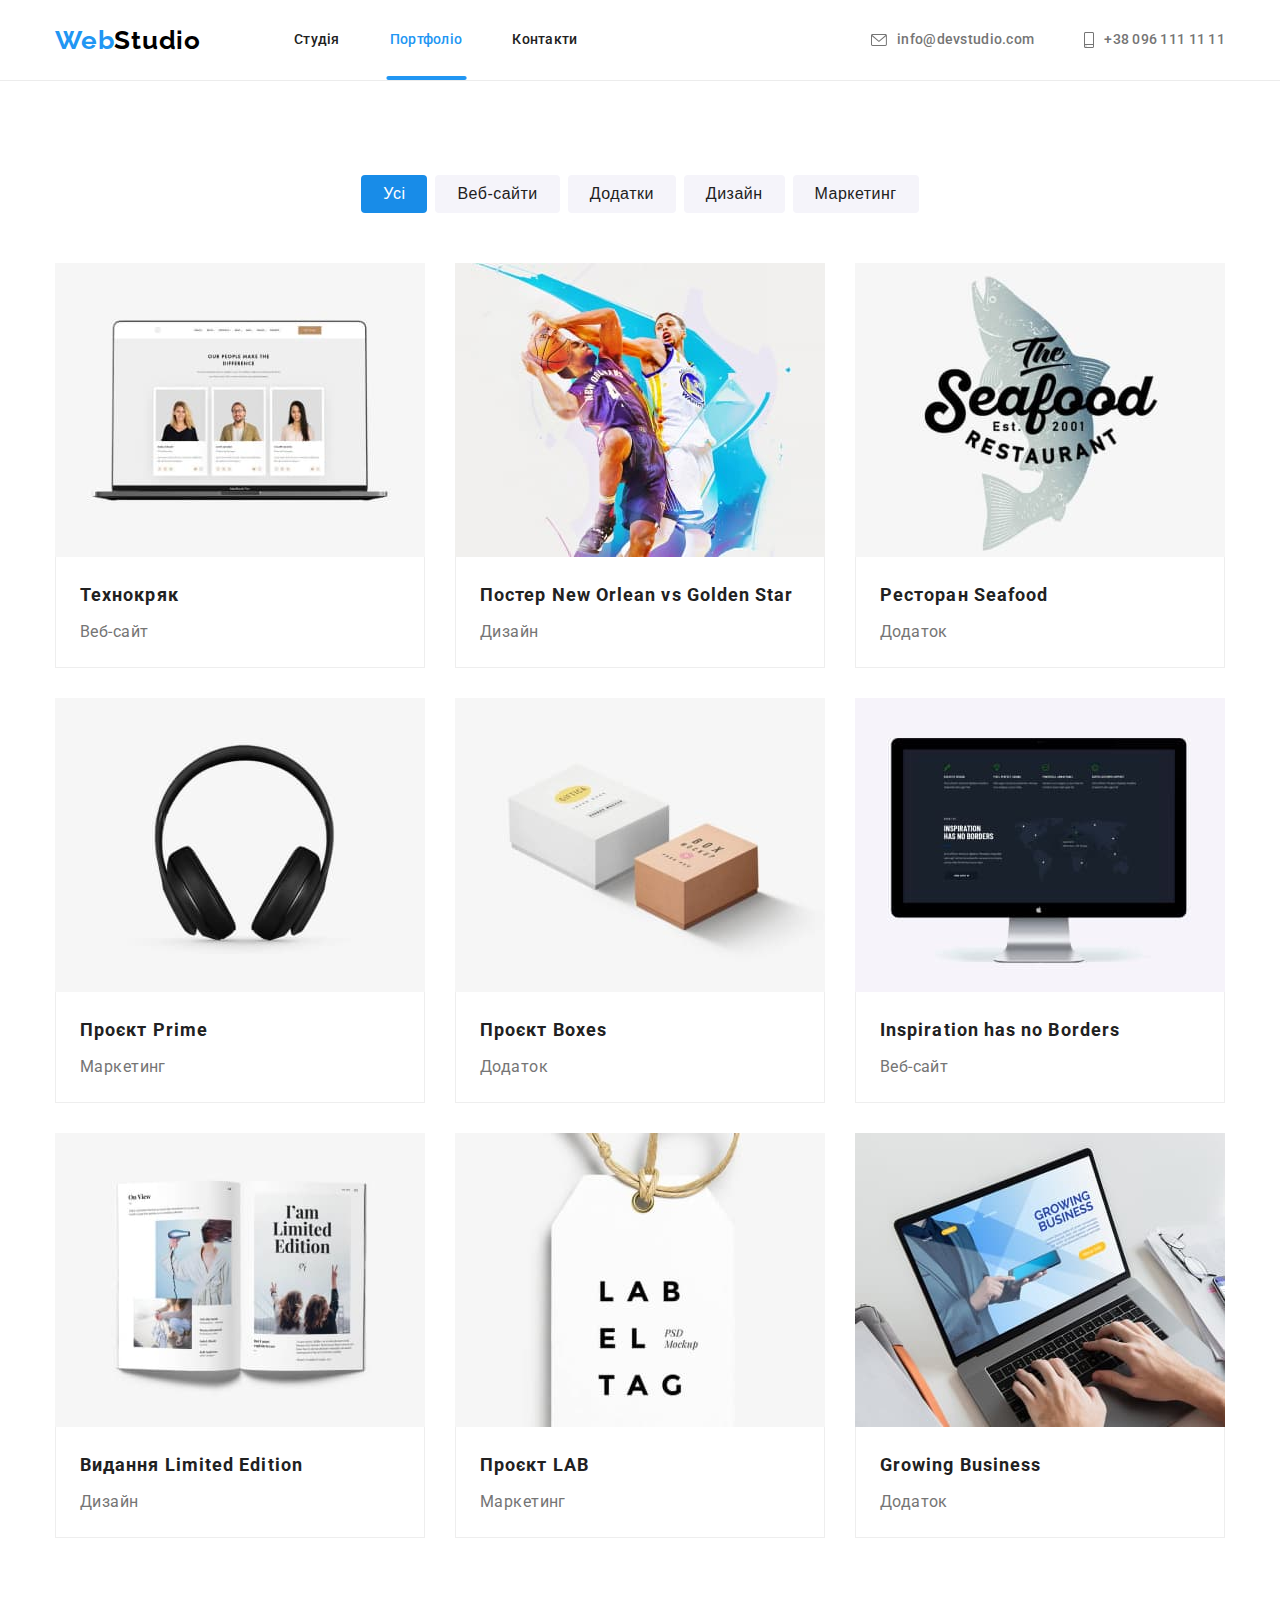
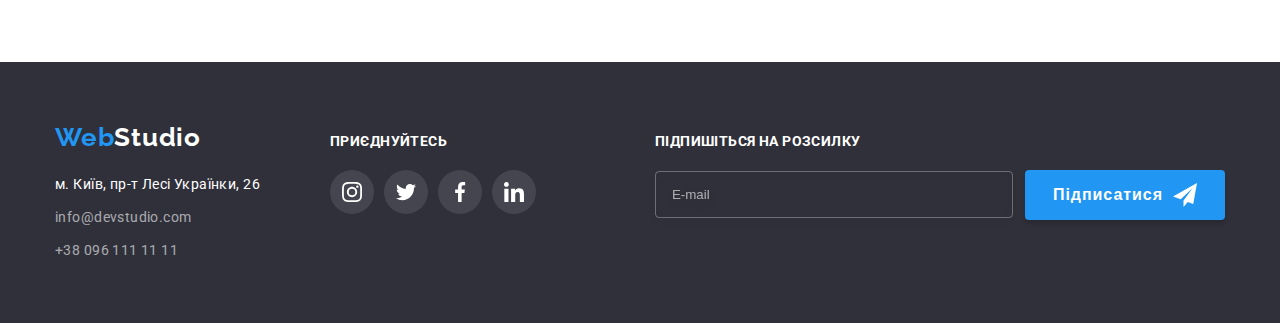
<file: portfolio.html>
<!DOCTYPE html>
<html lang="en">
  <head>
    <meta charset="UTF-8" />
    <meta http-equiv="X-UA-Compatible" content="IE=edge" />
    <meta name="viewport" content="width=device-width, initial-scale=1.0" />
    <title>Portfolio</title>
    <link rel="preconnect" href="https://fonts.googleapis.com" />
    <link rel="preconnect" href="https://fonts.gstatic.com" crossorigin />
    <link
      href="https://fonts.googleapis.com/css2?family=Raleway:wght@700&family=Roboto:wght@400;500;700;900&display=swap"
      rel="stylesheet"
    />
    <link
      rel="stylesheet"
      href="https://cdnjs.cloudflare.com/ajax/libs/modern-normalize/1.1.0/modern-normalize.min.css"
      integrity="sha512-wpPYUAdjBVSE4KJnH1VR1HeZfpl1ub8YT/NKx4PuQ5NmX2tKuGu6U/JRp5y+Y8XG2tV+wKQpNHVUX03MfMFn9Q=="
      crossorigin="anonymous"
      referrerpolicy="no-referrer"
    />
    <link rel="stylesheet" href="./css/main.min.css" />
    <meta name="viewport" content="width=device-width, initial-scale=1.0" />
  </head>
  <body>
    <header class="header">
      <div class="container header__container">
        <a href="./index.html" class="logo link"
          >Web<span class="header__logo">Studio</span></a
        >

        <nav>
          <ul class="navigation list">
            <li>
              <a href="./index.html" class="navigation__link link">Студія</a>
            </li>
            <li>
              <a
                href="./portfolio.html"
                class="navigation__link navigation__link--current link"
                >Портфоліо</a
              >
            </li>
            <li><a href="/" class="navigation__link link">Контакти</a></li>
          </ul>
        </nav>

        <ul class="header-contacts list">
          <li>
            <a
              href="mailto:info@devstudio.com"
              class="header-contacts__link link"
              ><svg class="icon" width="16" height="12">
                <use href="./images/sprite.svg#icon-envelope"></use>
              </svg>
              info@devstudio.com</a
            >
          </li>
          <li>
            <a href="tel:+380961111111" class="header-contacts__link link"
              ><svg class="icon" width="10" height="16">
                <use href="./images/sprite.svg#icon-smartphone"></use>
              </svg>
              +38 096 111 11 11</a
            >
          </li>
        </ul>
      </div>
    </header>

    <main>
      <section class="section portfolio">
        <div class="container">
          <h2 class="hidden-title">Портфоліо</h2>
          <ul class="list portfolio__nav">
            <li class="portfolio__item">
              <button
                type="button"
                class="portfolio__button portfolio__button--current"
              >
                Усі
              </button>
            </li>
            <li class="portfolio__item">
              <button type="button" class="portfolio__button">Веб-сайти</button>
            </li>
            <li class="portfolio__item">
              <button type="button" class="portfolio__button">Додатки</button>
            </li>
            <li class="portfolio__item">
              <button type="button" class="portfolio__button">Дизайн</button>
            </li>
            <li class="portfolio__item">
              <button type="button" class="portfolio__button portfolio__item">
                Маркетинг
              </button>
            </li>
          </ul>

          <ul class="list portfolio__container">
            <li class="portfolio__element">
              <div class="portfolio__content">
                <img src="./images/img_9.jpg" alt="Технокряк" width="370" />
                <p class="portfolio__text">
                  Ресурс пропонує комплексні пропозиції з різним рівнем
                  функціоналу та сервісів. Все це дозволить відвідувачу отримати
                  вичерпні відомості про компанію чи приватну особу.
                </p>
              </div>
              <div class="portfolio__info">
                <h3 class="portfolio__title">Технокряк</h3>
                <p class="portfolio__description">Веб-сайт</p>
              </div>
            </li>
            <li class="portfolio__element">
              <div class="portfolio__content">
                <img
                  src="./images/img10.jpg"
                  alt="Постер New Orlean vs Golden Star"
                  width="370"
                />
                <p class="portfolio__text">
                  Ресурс пропонує комплексні пропозиції з різним рівнем
                  функціоналу та сервісів. Все це дозволить відвідувачу отримати
                  вичерпні відомості про компанію чи приватну особу.
                </p>
              </div>
              <div class="portfolio__info">
                <h3 class="portfolio__title">
                  Постер New Orlean vs Golden Star
                </h3>
                <p class="portfolio__description">Дизайн</p>
              </div>
            </li>
            <li class="portfolio__element">
              <div class="portfolio__content">
                <img
                  src="./images/img11.jpg"
                  alt="Ресторан Seafood"
                  width="370"
                />
                <p class="portfolio__text">
                  Ресурс пропонує комплексні пропозиції з різним рівнем
                  функціоналу та сервісів. Все це дозволить відвідувачу отримати
                  вичерпні відомості про компанію чи приватну особу.
                </p>
              </div>
              <div class="portfolio__info">
                <h3 class="portfolio__title">Ресторан Seafood</h3>
                <p class="portfolio__description">Додаток</p>
              </div>
            </li>
            <li class="portfolio__element">
              <div class="portfolio__content">
                <img src="./images/img12.jpg" alt="Проєкт Prime" width="370" />
                <p class="portfolio__text">
                  Ресурс пропонує комплексні пропозиції з різним рівнем
                  функціоналу та сервісів. Все це дозволить відвідувачу отримати
                  вичерпні відомості про компанію чи приватну особу.
                </p>
              </div>
              <div class="portfolio__info">
                <h3 class="portfolio__title">Проєкт Prime</h3>
                <p class="portfolio__description">Маркетинг</p>
              </div>
            </li>
            <li class="portfolio__element">
              <div class="portfolio__content">
                <img src="./images/img13.jpg" alt="Проєкт Boxes" width="370" />
                <p class="portfolio__text">
                  Ресурс пропонує комплексні пропозиції з різним рівнем
                  функціоналу та сервісів. Все це дозволить відвідувачу отримати
                  вичерпні відомості про компанію чи приватну особу.
                </p>
              </div>
              <div class="portfolio__info">
                <h3 class="portfolio__title">Проєкт Boxes</h3>
                <p class="portfolio__description">Додаток</p>
              </div>
            </li>
            <li class="portfolio__element">
              <div class="portfolio__content">
                <img
                  src="./images/img14.jpg"
                  alt="Inspiration has no Borders"
                  width="370"
                />
                <p class="portfolio__text">
                  Ресурс пропонує комплексні пропозиції з різним рівнем
                  функціоналу та сервісів. Все це дозволить відвідувачу отримати
                  вичерпні відомості про компанію чи приватну особу.
                </p>
              </div>
              <div class="portfolio__info">
                <h3 class="portfolio__title">Inspiration has no Borders</h3>
                <p class="portfolio__description">Веб-сайт</p>
              </div>
            </li>
            <li class="portfolio__element">
              <div class="portfolio__content">
                <img
                  src="./images/img15.jpg"
                  alt="Видання Limited Edition"
                  width="370"
                />
                <p class="portfolio__text">
                  Ресурс пропонує комплексні пропозиції з різним рівнем
                  функціоналу та сервісів. Все це дозволить відвідувачу отримати
                  вичерпні відомості про компанію чи приватну особу.
                </p>
              </div>
              <div class="portfolio__info">
                <h3 class="portfolio__title">Видання Limited Edition</h3>
                <p class="portfolio__description">Дизайн</p>
              </div>
            </li>
            <li class="portfolio__element">
              <div class="portfolio__content">
                <img src="./images/img16.jpg" alt="Проєкт LAB" width="370" />
                <p class="portfolio__text">
                  Ресурс пропонує комплексні пропозиції з різним рівнем
                  функціоналу та сервісів. Все це дозволить відвідувачу отримати
                  вичерпні відомості про компанію чи приватну особу.
                </p>
              </div>
              <div class="portfolio__info">
                <h3 class="portfolio__title">Проєкт LAB</h3>
                <p class="portfolio__description">Маркетинг</p>
              </div>
            </li>
            <li class="portfolio__element">
              <div class="portfolio__content">
                <img
                  src="./images/img17.jpg"
                  alt="Growing Business"
                  width="370"
                />
                <p class="portfolio__text">
                  Ресурс пропонує комплексні пропозиції з різним рівнем
                  функціоналу та сервісів. Все це дозволить відвідувачу отримати
                  вичерпні відомості про компанію чи приватну особу.
                </p>
              </div>
              <div class="portfolio__info">
                <h3 class="portfolio__title">Growing Business</h3>
                <p class="portfolio__description">Додаток</p>
              </div>
            </li>
          </ul>
        </div>
      </section>
    </main>

    <footer class="footer">
      <div class="container footer-container">
        <div>
          <a href="./index.html" class="logo link"
            >Web<span class="footer__logo">Studio</span></a
          >
          <address>
            <ul class="footer-contacts list">
              <li>
                <a
                  href="https://goo.gl/maps/8aTKNNun7sEFTLPM9"
                  class="footer-contacts__adress link"
                  >м. Київ, пр-т Лесі Українки, 26</a
                >
              </li>
              <li>
                <a
                  href="mailto:info@devstudio.com"
                  class="footer-contacts__link link"
                  >info@devstudio.com</a
                >
              </li>
              <li>
                <a href="tel:+380961111111" class="footer-contacts__link link"
                  >+38 096 111 11 11</a
                >
              </li>
            </ul>
          </address>
        </div>

        <div class="join-us">
          <p>ПРИЄДНУЙТЕСЬ</p>
          <ul class="join-us__list list">
            <li>
              <a href="instagram.com" class="join-us__link link"
                ><svg class="icon" width="20" height="20">
                  <use href="./images/sprite.svg#icon-instagram"></use></svg
              ></a>
            </li>
            <li>
              <a href="twitter.com" class="join-us__link link"
                ><svg class="icon" width="20" height="20">
                  <use href="./images/sprite.svg#icon-twitter"></use></svg
              ></a>
            </li>
            <li>
              <a href="facebook.com" class="join-us__link link"
                ><svg class="icon" width="20" height="20">
                  <use href="./images/sprite.svg#icon-facebook"></use></svg
              ></a>
            </li>
            <li>
              <a href="linkedin.com" class="join-us__link link"
                ><svg class="icon" width="20" height="20">
                  <use href="./images/sprite.svg#icon-linkedin"></use></svg
              ></a>
            </li>
          </ul>
        </div>
        <div class="subscribe">
          <p>ПІДПИШІТЬСЯ НА РОЗСИЛКУ</p>
          <form class="subscribe__form">
            <label for="subscribe-email">
              <input
                type="email"
                class="subscribe__input"
                name="subscribe-email"
                id="subscribe-email"
                placeholder="E-mail"
                minlength="2"
                required
              />
            </label>
            <button class="subscribe__button">
              Підписатися<svg class="icon" width="24" height="24">
                <use href="./images/sprite.svg#icon-icon-send"></use>
              </svg>
            </button>
          </form>
        </div>
      </div>
    </footer>
  </body>
</html>
</file>
<file: css/main.min.css>
*,*::before,*::after{box-sizing:border-box}a{text-decoration:none}p,h1,h2,h3,h4{margin:0}img{display:block;width:100%;height:auto}body{font-family:"Roboto",sans-serif;color:var(--primary-color);font-size:14px;line-height:1.71;letter-spacing:.03em;margin:0}.list{margin:0;padding:0;list-style:none}.link{text-decoration:none}.section{padding:60px 0}@media screen and (min-width: 1200px){.section{padding:94px 0}}.icon{fill:currentColor}:root{--white-color: #ffffff;--main-text-color: #212121;--primary-color: #757575;--minority-color: rgba(255, 255, 255, 0.6);--background-dark: #2f303a;--background-light: #f5f4fa;--activecolor: #2196f3}.hidden-title{position:absolute;width:1px;height:1px;margin:-1px;border:0;padding:0;white-space:nowrap;-webkit-clip-path:inset(100%);clip-path:inset(100%);clip:rect(0 0 0 0);overflow:hidden}.main{background-color:var(--background-dark);margin-left:auto;margin-right:auto;background-position:center;background-repeat:no-repeat;padding:118px 0;background-size:cover;background-image:linear-gradient(rgba(47, 48, 58, 0.4), rgba(47, 48, 58, 0.4)),url(../images/bg-img_sm@1x.jpg)}@media screen and (min-width: 1200px){.main{padding:200px 0}}@media(min-device-pixel-ratio: 2),(-webkit-min-device-pixel-ratio: 2),(min-resolution: 192dpi),(min-resolution: 2dppx){.main{background-image:linear-gradient(rgba(47, 48, 58, 0.4), rgba(47, 48, 58, 0.4)),url(../images/bg-img_sm@2x.jpg)}}@media screen and (min-width: 481px){.main{background-image:linear-gradient(rgba(47, 48, 58, 0.4), rgba(47, 48, 58, 0.4)),url(../images/bg-img_md@1x.jpg)}}@media screen and (min-width: 481px)and (min-device-pixel-ratio: 2),screen and (min-width: 481px)and (-webkit-min-device-pixel-ratio: 2),screen and (min-width: 481px)and (min-resolution: 192dpi),screen and (min-width: 481px)and (min-resolution: 2dppx){.main{background-image:linear-gradient(rgba(47, 48, 58, 0.4), rgba(47, 48, 58, 0.4)),url(../images/bg-img_md@2x.jpg)}}@media screen and (min-width: 769px){.main{background-image:linear-gradient(rgba(47, 48, 58, 0.4), rgba(47, 48, 58, 0.4)),url(../images/bg-img_lg@1x.jpg)}}@media screen and (min-width: 769px)and (min-device-pixel-ratio: 2),screen and (min-width: 769px)and (-webkit-min-device-pixel-ratio: 2),screen and (min-width: 769px)and (min-resolution: 192dpi),screen and (min-width: 769px)and (min-resolution: 2dppx){.main{background-image:linear-gradient(rgba(47, 48, 58, 0.4), rgba(47, 48, 58, 0.4)),url(../images/bg-img_lg@2x.jpg)}}.footer{background-color:var(--background-dark);padding:60px 0}.footer .logo{display:block;margin-bottom:20px}@media screen and (max-width: 767px){.footer .logo{text-align:center}}.footer-info{margin-bottom:60px}.footer__logo{color:var(--white-color)}.footer-contacts{font-style:normal;font-size:14px;line-height:1.71;letter-spacing:.03em;transition:color 250ms cubic-bezier(0.4, 0, 0.2, 1)}@media screen and (max-width: 767px){.footer-contacts{text-align:center}}.footer-contacts li:not(:last-child){margin-bottom:9px}.footer-contacts:hover,.footer-contacts:focus{color:var(--activecolor)}.footer-contacts__adress{color:var(--white-color);transition:color 250ms cubic-bezier(0.4, 0, 0.2, 1)}.footer-contacts__adress:hover,.footer-contacts__adress:focus{color:var(--activecolor)}.footer-contacts__link{color:var(--minority-color);transition:color 250ms cubic-bezier(0.4, 0, 0.2, 1)}.footer-contacts__link:hover,.footer-contacts__link:focus{color:var(--activecolor)}.footer-container{align-items:baseline}@media screen and (min-width: 768px){.footer-container{display:flex;flex-wrap:wrap;justify-content:space-around}}@media screen and (min-width: 1200px){.footer-container{justify-content:center}}@media screen and (max-width: 1199px){.footer-container{text-align:center}}@media screen and (max-width: 767px){.join-us{text-align:center}}@media screen and (min-width: 1200px){.join-us{margin-left:70px}}.join-us p{font-weight:700;line-height:1.14;text-transform:uppercase;color:var(--white-color);margin-bottom:20px}.join-us__list{display:flex;justify-content:center;margin-top:16px;gap:10px}.join-us__link{width:44px;height:44px;display:flex;align-items:center;justify-content:center;color:var(--white-color);border-radius:50%;background-color:rgba(255,255,255,.1);transition:color 250ms cubic-bezier(0.4, 0, 0.2, 1),background-color 250ms cubic-bezier(0.4, 0, 0.2, 1)}.join-us__link:hover,.join-us__link:focus{background-color:var(--activecolor);color:var(--white-color)}@media screen and (max-width: 767px){.subscribe{margin-top:60px}}@media screen and (max-width: 1199px){.subscribe{text-align:center;flex-basis:100%}}@media screen and (min-width: 1200px){.subscribe{margin-top:0;margin-left:auto}}.subscribe p{font-weight:700;line-height:1.14;text-transform:uppercase;color:var(--white-color);margin-bottom:20px}@media screen and (min-width: 1200px){.subscribe__form{display:flex;align-items:center;gap:12px}}.subscribe__input{display:block;border:1px solid rgba(255,255,255,.3);filter:drop-shadow(0px 4px 4px rgba(0, 0, 0, 0.15));border-radius:4px;padding:15px 16px;background-color:rgba(0,0,0,0);color:var(--white-color);transition:border 250ms cubic-bezier(0.4, 0, 0.2, 1);outline:none}@media screen and (max-width: 479px){.subscribe__input{width:100%}}@media screen and (min-width: 480px){.subscribe__input{width:450px;margin:0 auto}}@media screen and (min-width: 1200px){.subscribe__input{width:358px;margin:0}}.subscribe__input::-moz-placeholder{color:rgba(255,255,255,.6)}.subscribe__input:-ms-input-placeholder{color:rgba(255,255,255,.6)}.subscribe__input::placeholder{color:rgba(255,255,255,.6)}.subscribe__input:focus,.subscribe__input:hover{border:1px solid var(--activecolor)}.subscribe__button{display:flex;align-items:center;gap:10px;cursor:pointer;font-weight:700;font-size:16px;line-height:1.87;letter-spacing:.06em;color:var(--white-color);background-color:var(--activecolor);box-shadow:0px 4px 4px rgba(0,0,0,.15);padding:10px 28px;border:none;border-radius:4px;transition:background-color 250ms cubic-bezier(0.4, 0, 0.2, 1)}@media screen and (max-width: 1199px){.subscribe__button{margin:20px auto 0 auto}}.subscribe__button:hover,.subscribe__button:focus{background-color:#188ce8}.header{border-bottom:1px solid #ececec}@media screen and (max-width: 767px){.header{padding:10px 0}}.header__container{display:flex;align-items:center}.logo{font-family:"Raleway";font-weight:700;font-size:26px;line-height:1.19;letter-spacing:.03em;color:var(--activecolor)}.header__logo{color:#000}.navigation{display:flex;margin-left:93px}@media screen and (max-width: 767px){.navigation{display:none}}.navigation li{position:relative}.navigation li:not(:last-child){margin-right:50px}.navigation__link{display:block;font-weight:500;line-height:1.14;letter-spacing:.02em;color:var(--main-text-color);padding-top:32px;padding-bottom:32px;transition:color 250ms cubic-bezier(0.4, 0, 0.2, 1)}.navigation__link:hover,.navigation__link:focus{color:var(--activecolor)}.navigation__link--current{color:var(--activecolor)}.navigation__link--current::after{content:"";position:absolute;width:100%;height:4px;left:0;bottom:0;transform:scaleX(110%);background:var(--activecolor);border-radius:2px}.header-contacts__link{font-size:12px;font-weight:500;line-height:1.14;letter-spacing:.02em;color:var(--primary-color);display:flex;align-items:center;gap:10px;transition:color 250ms cubic-bezier(0.4, 0, 0.2, 1)}.header-contacts__link:hover,.header-contacts__link:focus{color:var(--activecolor)}@media screen and (max-width: 767px){.header-contacts__link{display:none}}@media screen and (min-width: 1200px){.header-contacts__link{font-size:14px}}.header-contacts{margin-left:auto}.header-contacts li+li{margin-top:10px}.header-contacts .icon-mail{height:10px;width:14px}.header-contacts .icon-phone{height:14px;width:10px}@media screen and (min-width: 1200px){.header-contacts{display:flex}.header-contacts .icon-mail{height:12px;width:16px}.header-contacts .icon-phone{height:16px;width:10px}.header-contacts li+li{margin-top:0;margin-left:50px}}.backdrop{position:fixed;width:100%;height:100%;top:0;background-color:rgba(0,0,0,.1);opacity:1;visibility:all;transition:opacity 250ms cubic-bezier(0.4, 0, 0.2, 1),visibility 250ms cubic-bezier(0.4, 0, 0.2, 1)}.modal{min-height:581px;background-color:var(--white-color);border-radius:4px;position:absolute;top:50%;left:50%;transform:translate(-50%, -50%) scale(1) rotate(0);transition:transform 450ms cubic-bezier(0.4, 0, 0.2, 1);box-shadow:0px 1px 3px rgba(0,0,0,.12),0px 1px 1px rgba(0,0,0,.14),0px 2px 1px rgba(0,0,0,.2);border-radius:4px;padding:40px}.backdrop.is-hidden .modal{transform:translate(-50%, -50%) scale(0) rotate(540deg)}@media screen and (max-width: 479px){.modal{width:90%;padding:20px}}@media screen and (min-width: 480px){.modal{width:450px}}@media screen and (min-width: 1200px){.modal{width:528px}}.modal-close-button{position:absolute;right:8px;top:8px;width:30px;height:30px;border:1px solid rgba(0,0,0,.1);display:flex;align-items:center;justify-content:center;border-radius:50%;background-color:rgba(0,0,0,0);cursor:pointer;transition:color 250ms cubic-bezier(0.4, 0, 0.2, 1),border-color 250ms cubic-bezier(0.4, 0, 0.2, 1)}.modal-close-button:hover,.modal-close-button:focus{color:var(--activecolor);border-color:var(--activecolor)}.is-hidden{visibility:hidden;opacity:0;pointer-events:none}.modal-input{width:100%;height:40px;border:1px solid rgba(33,33,33,.2);border-radius:4px;outline:rgba(0,0,0,0);padding:12px 12px 12px 42px;color:var(--primary-color);transition:border 250ms cubic-bezier(0.4, 0, 0.2, 1);color:var(--main-text-color)}.modal-input:hover,.modal-input:focus{border:1px solid var(--activecolor)}.modal-input:hover+svg,.modal-input:focus+svg{fill:var(--activecolor)}.modal-label{font-size:12px;line-height:1.16;color:var(--primary-color);letter-spacing:.01em}.input-field{margin-bottom:10px}.modal-field{margin-top:20px}.input-wrap{position:relative;color:#000}.input-icon{position:absolute;left:12px;top:50%;transform:translateY(-50%);transition:fill 250ms cubic-bezier(0.4, 0, 0.2, 1)}.modal-text{display:block;width:100%;height:120px;border:1px solid rgba(33,33,33,.2);border-radius:4px;outline:rgba(0,0,0,0);font-size:12px;letter-spacing:.01em;color:var(--main-text-color);padding:10px;resize:none;transition:border 250ms cubic-bezier(0.4, 0, 0.2, 1)}.modal-text:hover,.modal-text:focus{border:1px solid var(--activecolor)}.modal-text::-moz-placeholder{color:rgba(117,117,117,.5)}.modal-text:-ms-input-placeholder{color:rgba(117,117,117,.5)}.modal-text::placeholder{color:rgba(117,117,117,.5)}.check-text{font-size:10px;color:var(--main-text-color);display:flex;justify-content:center;align-items:center}@media screen and (min-width: 480px){.check-text{font-size:12px}}@media screen and (min-width: 1200px){.check-text{font-size:14px}}.check-text span{width:16px;height:15px;background:var(--white-color);border:2px solid #000;border-radius:2px;margin-right:8px;display:flex;justify-content:center;align-items:center;fill:rgba(0,0,0,0);transition:background-color 250ms cubic-bezier(0.4, 0, 0.2, 1),border 250ms cubic-bezier(0.4, 0, 0.2, 1),fill 250ms cubic-bezier(0.4, 0, 0.2, 1)}.input-check:checked+.check-text span{background-color:var(--activecolor);border:rgba(0,0,0,0);fill:var(--white-color)}.modal-send-button{display:block;cursor:pointer;font-weight:700;font-size:16px;line-height:1.87;letter-spacing:.06em;color:var(--white-color);background-color:var(--activecolor);box-shadow:0px 4px 4px rgba(0,0,0,.15);margin:30px auto 0 auto;padding:10px 32px;border:none;border-radius:4px;transition:background-color 250ms cubic-bezier(0.4, 0, 0.2, 1)}.modal-send-button:hover,.modal-send-button:focus{background-color:#188ce8}.modal-link{display:inline-block;color:var(--activecolor);margin-left:2px;-webkit-text-decoration-line:underline;text-decoration-line:underline}.portfolio__nav{display:flex;align-items:center;justify-content:center;margin-bottom:50px}.portfolio__button{cursor:pointer;font-weight:500;font-size:16px;line-height:1.62;text-align:center;letter-spacing:.03em;color:var(--main-text-color);border:none;padding:6px 22px;border-radius:4px;background-color:var(--background-light);transition:color 250ms cubic-bezier(0.4, 0, 0.2, 1),background-color 250ms cubic-bezier(0.4, 0, 0.2, 1),box-shadow 250ms cubic-bezier(0.4, 0, 0.2, 1)}.portfolio__button:hover,.portfolio__button:focus{color:#fff;background-color:#2196f3;box-shadow:0px 1px 1px rgba(0,0,0,.12),0px 4px 4px rgba(0,0,0,.06),1px 4px 6px rgba(0,0,0,.16)}.portfolio__button--current{color:var(--white-color);background-color:#188ce8}.portfolio__item:not(:last-child){margin-right:8px}.portfolio__info{padding:20px 24px;border:1px solid #eee;border-top:none}.portfolio__description{font-size:16px;line-height:1.88}.portfolio__container{display:flex;flex-wrap:wrap;position:relative}.portfolio__content{position:relative;overflow:hidden}.portfolio__text{position:absolute;top:0;color:var(--white-color);font-weight:400;font-size:18px;line-height:1.56;background:rgba(33,150,243,.9);padding:63px 24px;transform:translateY(100%);transition:transform 250ms cubic-bezier(0.4, 0, 0.2, 1);overflow:auto}.portfolio__element:hover .portfolio__text{transform:translateY(0%)}.portfolio__element{width:calc((100% - 60px)/3);margin-right:30px;margin-bottom:30px;cursor:pointer;transition:box-shadow 250ms cubic-bezier(0.4, 0, 0.2, 1)}.portfolio__element:hover{box-shadow:0px 1px 1px rgba(0,0,0,.12),0px 4px 4px rgba(0,0,0,.06),1px 4px 6px rgba(0,0,0,.16)}.portfolio__element:nth-child(3n){margin-right:0}.portfolio__element:nth-child(-n-3){margin-bottom:0}.container{padding-left:15px;padding-right:15px;margin:0 auto;max-width:480px}@media screen and (min-width: 768px){.container{max-width:768px}}@media screen and (min-width: 1200px){.container{max-width:1200px}}.main__title{margin:0 auto 30px auto;font-weight:900;text-align:center;letter-spacing:.06em;text-transform:uppercase;color:var(--white-color);font-size:26px;line-height:1.62}@media screen and (min-width: 480px){.main__title{width:360px}}@media screen and (min-width: 1200px){.main__title{font-size:44px;line-height:1.36;width:696px}}.secondary-title{line-height:1.17;text-align:center;color:var(--main-text-color);margin-bottom:50px;font-size:28px}@media screen and (min-width: 1200px){.secondary-title{font-size:36px}}.feature__title{font-size:14px;line-height:1.14;letter-spacing:.03em;text-transform:uppercase;color:var(--main-text-color);margin-bottom:10px}@media screen and (max-width: 767px){.feature__title{text-align:center}}.modal-title{font-weight:700;font-size:20px;line-height:1.15;text-align:center;color:var(--main-text-color)}.portfolio__title{font-size:18px;line-height:2;letter-spacing:.06em;color:var(--main-text-color);margin-bottom:4px}.main__button{display:block;cursor:pointer;font-family:"Roboto";font-weight:700;font-size:16px;line-height:1.87;letter-spacing:.06em;color:var(--white-color);background-color:#2196f3;margin:0 auto;padding:10px 24px;border:none;border-radius:4px;transition:background-color 250ms cubic-bezier(0.4, 0, 0.2, 1)}.main__button:hover,.main__button:focus{background-color:#188ce8}@media screen and (min-width: 1200px){.main__button{padding:10px 32px}}.occupation{padding-top:0}@media screen and (max-width: 1199px){.occupation{display:none}}.occupation__list{display:flex}.occupation__item{position:relative}.occupation__item:not(:last-child){margin-right:30px}.occupation__content{position:relative}.occupation__text{position:absolute;bottom:0;color:var(--white-color);width:100%;font-weight:700;line-height:1.14;text-align:center;text-transform:uppercase;background-color:rgba(47,48,58,.8);padding-top:27px;padding-bottom:27px}.team{background-color:var(--background-light)}.team__list{display:flex;flex-wrap:wrap}.team__item{width:100%;background-color:var(--white-color);box-shadow:0px 1px 3px rgba(0,0,0,.12),0px 1px 1px rgba(0,0,0,.14),0px 2px 1px rgba(0,0,0,.2);border-radius:0px 0px 4px 4px}.team__item:not(:last-child){margin-bottom:30px}@media screen and (min-width: 768px){.team__item{width:calc((100% - 30px)/2)}.team__item:nth-child(odd){margin-right:30px}.team__item:nth-last-child(-n+2){margin-bottom:0}}@media screen and (min-width: 1200px){.team__item{width:270px;margin-bottom:0}.team__item:not(:last-child){margin-right:30px;margin-bottom:0}}.team__info{padding:30px 0}.team__surname{font-weight:500;font-size:16px;line-height:1.18;text-align:center;color:var(--main-text-color);margin-bottom:10px}.team__description{font-size:16px;line-height:1.18;text-align:center}.team__social{display:flex;justify-content:center;margin-top:16px;gap:10px}.team__link{width:44px;height:44px;display:flex;align-items:center;justify-content:center;color:#afb1b8;border-radius:50%;transition:color 250ms cubic-bezier(0.4, 0, 0.2, 1),background-color 250ms cubic-bezier(0.4, 0, 0.2, 1)}.team__link:hover,.team__link:focus{background-color:var(--activecolor);color:var(--white-color)}.clients__list{display:flex;flex-wrap:wrap;justify-content:center;gap:30px;cursor:pointer}.clients__item{width:calc((100% - 30px)/2);height:92px;display:flex;align-items:center;justify-content:center;border:1px solid #afb1b8;color:#afb1b8;border-radius:4px;transition:color 250ms cubic-bezier(0.4, 0, 0.2, 1),border-color 250ms cubic-bezier(0.4, 0, 0.2, 1)}.clients__item:hover,.clients__item:focus{color:var(--activecolor);border-color:var(--activecolor)}@media screen and (min-width: 480px){.clients__item{width:210px}}@media screen and (min-width: 768px){.clients__item{width:226px}}@media screen and (min-width: 1200px){.clients__item{width:170px}}.feature__list{display:flex;flex-wrap:wrap}.feature__item:not(:last-child){margin-bottom:30px}@media screen and (max-width: 767px){.feature__item{max-width:450px}}@media screen and (min-width: 768px){.feature__item{width:calc((100% - 30px)/2)}.feature__item:nth-child(odd){margin-right:30px}.feature__item:nth-last-child(-n+2){margin-bottom:0}}@media screen and (min-width: 1200px){.feature__item{width:270px;margin-bottom:0}.feature__item:not(:last-child){margin-right:30px;margin-bottom:0}}.feature__box{background-color:#f5f4fa;max-width:450px;height:120px;border-radius:4px;display:flex;justify-content:center;align-items:center;margin-bottom:30px}.page-header{box-shadow:0px 2px 4px -1px rgba(0,0,0,.2),0px 4px 5px 0px rgba(0,0,0,.14),0px 1px 10px 0px rgba(0,0,0,.12)}.page-header .container{min-height:80px;display:flex;align-items:center;justify-content:flex-end}.menu{display:flex;padding:0;margin:0;list-style:none}@media(max-width: 767px){.menu{display:none}}.menu .link{padding:10px;color:inherit;text-decoration:none}.menu .link:hover,.menu .link:focus{text-decoration:underline}.menu-toggle{min-height:40px;min-width:40px;display:flex;align-items:center;justify-content:center;margin:0;padding:0;background-color:rgba(0,0,0,0);cursor:pointer;border:none;border-radius:50%;outline:none}@media(min-width: 768px){.menu-toggle{display:none}}.menu-toggle:hover,.menu-toggle:focus{background-color:rgba(0,0,0,.1)}.menu-container{position:fixed;display:flex;flex-direction:column;top:0;left:0;width:100vw;height:100vh;padding:32px;background-color:var(--white-color);z-index:5;transform:translateX(100%);transition:transform 250ms cubic-bezier(0.4, 0, 0.2, 1)}.menu-container.is-open{transform:translateX(0)}.menu-container .menu-toggle{position:absolute;top:16px;right:16px;color:var(--main-text-color)}.mobile-menu .link{display:block;padding:10px;color:var(--main-text-color);text-decoration:none;font-weight:500;font-size:40px;line-height:1.17;letter-spacing:.02em}.mobile-menu .link.current{color:var(--activecolor)}.mobile-menu .link:hover,.mobile-menu .link:focus{color:var(--activecolor)}.menu-bottom{margin-top:auto}.menu-contacts{margin-bottom:64px;line-height:1.17;letter-spacing:.02em;font-weight:500}.menu-contacts li:not(:last-child){margin-bottom:32px}.menu-phone{font-size:34px;color:var(--activecolor)}@media screen and (max-width: 479px){.menu-phone{font-size:30px}}.menu-mail{font-size:24px;color:var(--primary-color)}.menu-social{display:flex;flex-wrap:wrap}.menu-social li:not(:last-child)::after{content:"";width:0px;height:22px;border:1px solid rgba(33,33,33,.2);margin-right:10px;margin-left:10px}.menu-social-link{font-weight:500;font-size:18px;line-height:1.22;letter-spacing:.02em;color:var(--activecolor)}/*# sourceMappingURL=main.min.css.map */
</file>
